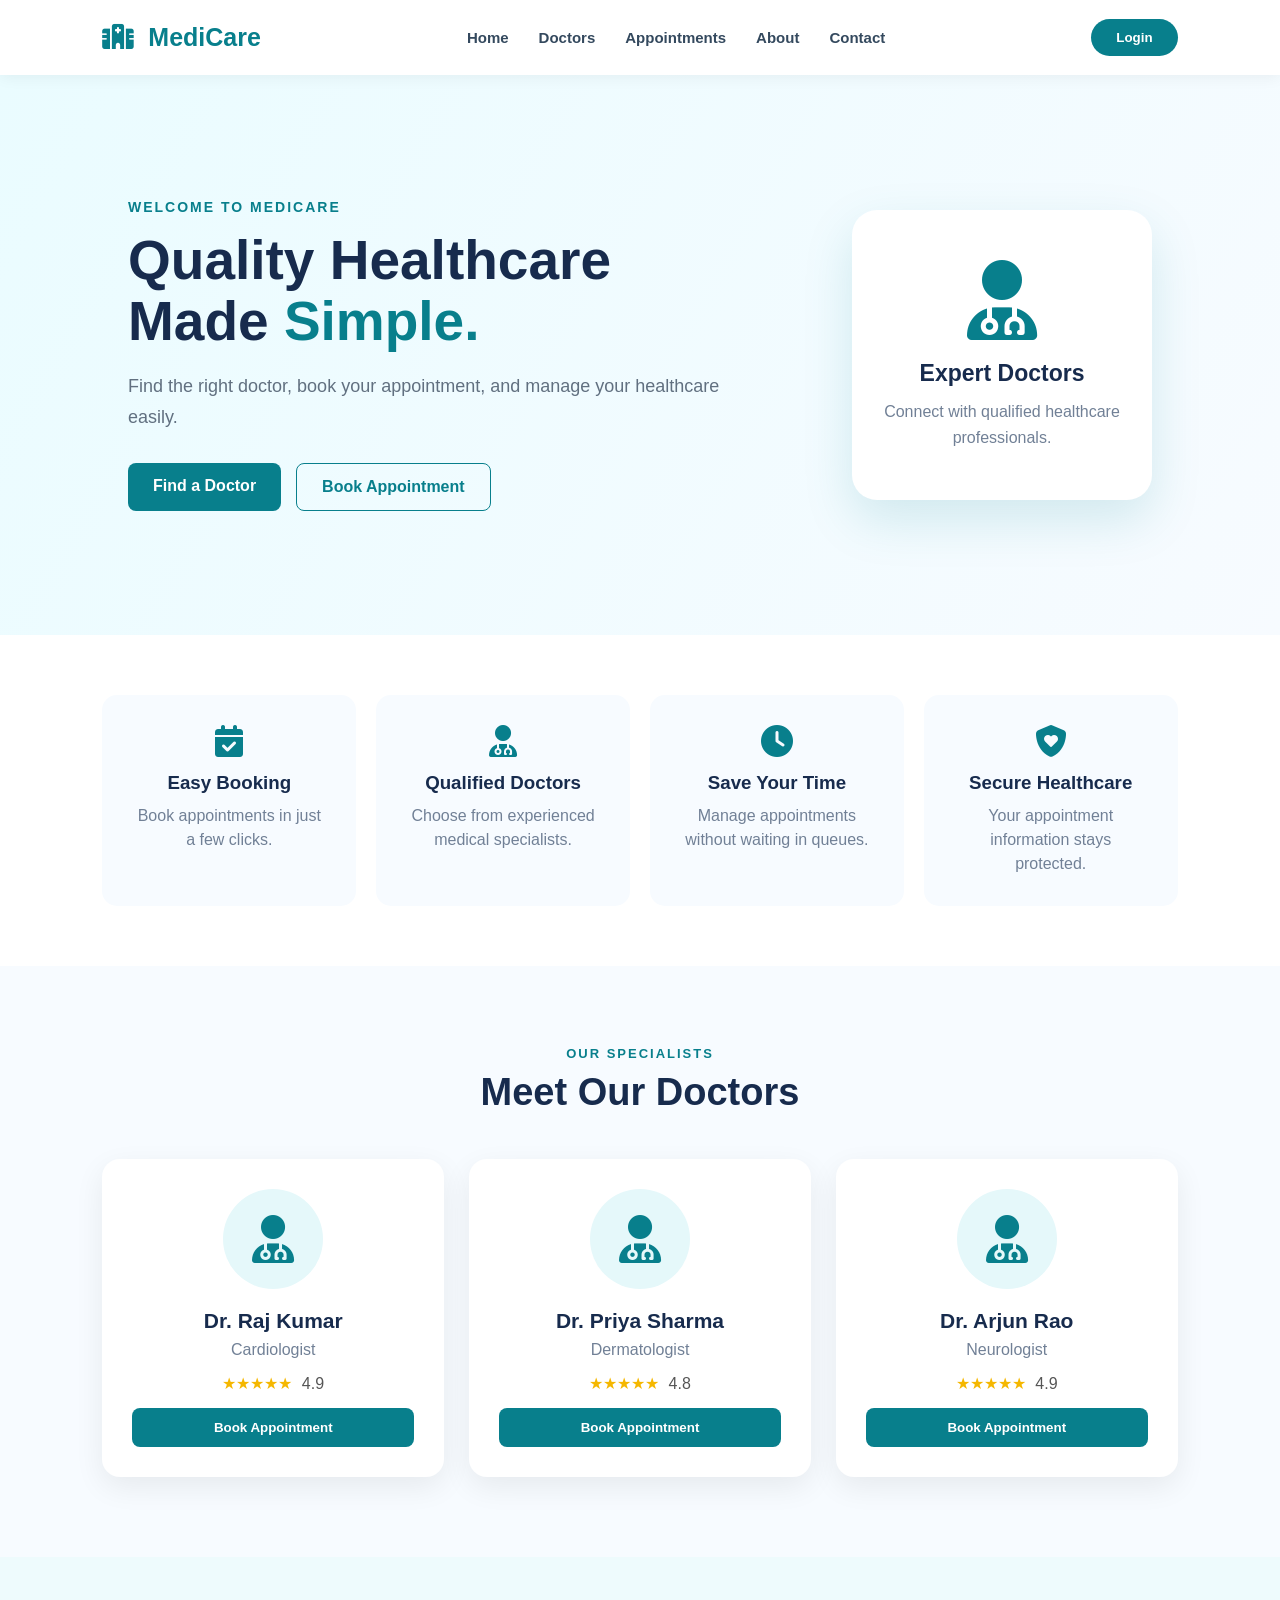
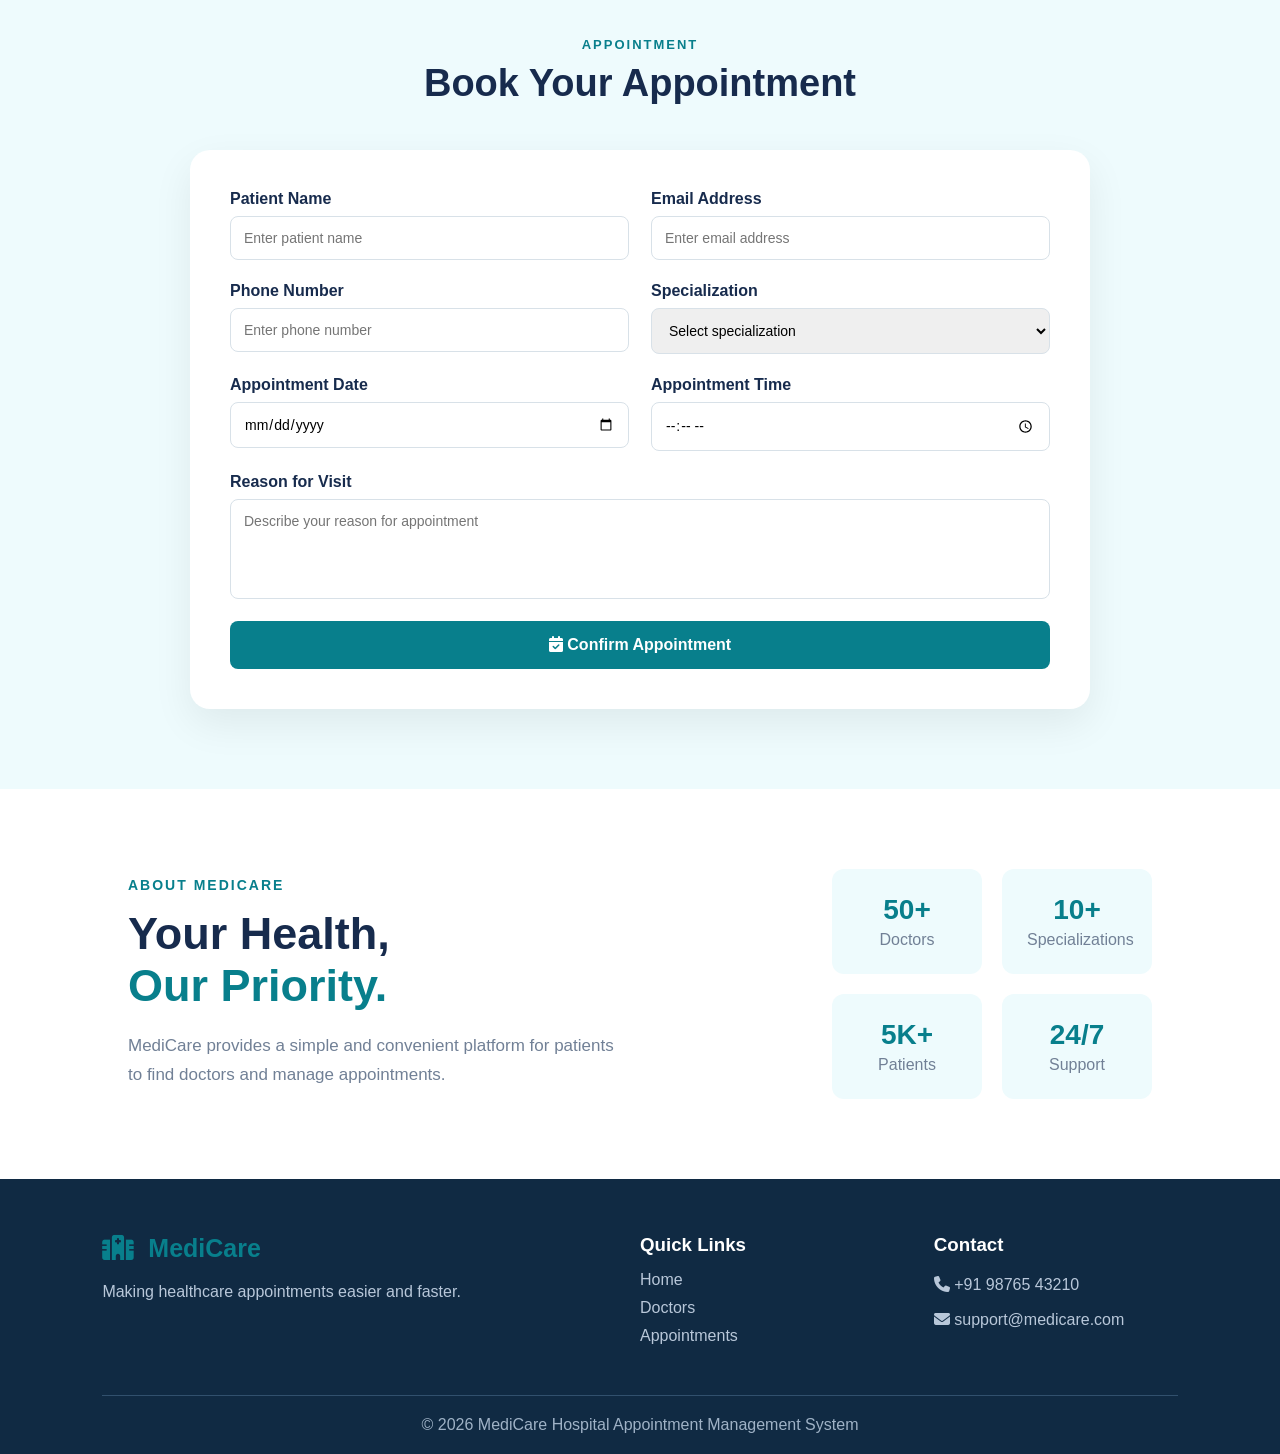
<file: index.html>
<!DOCTYPE html>
<html lang="en">
<head>
    <meta charset="UTF-8">
    <meta name="viewport" content="width=device-width, initial-scale=1.0">
    <title>Hospital Appointment Management System</title>
    <link rel="stylesheet" href="style.css">
    <link rel="stylesheet" href="https://cdnjs.cloudflare.com/ajax/libs/font-awesome/6.5.2/css/all.min.css">
</head>
<body>

<header>
    <div class="logo">
        <i class="fa-solid fa-hospital"></i>
        MediCare
    </div>

    <nav>
        <a href="#home">Home</a>
        <a href="#doctors">Doctors</a>
        <a href="#appointments">Appointments</a>
        <a href="#about">About</a>
        <a href="#contact">Contact</a>
    </nav>

    <button class="login-btn">Login</button>
</header>

<section class="hero" id="home">
    <div class="hero-content">
        <p class="welcome">WELCOME TO MEDICARE</p>
        <h1>Quality Healthcare<br>Made <span>Simple.</span></h1>
        <p>
            Find the right doctor, book your appointment,
            and manage your healthcare easily.
        </p>

        <div class="hero-buttons">
            <a href="#doctors" class="primary-btn">Find a Doctor</a>
            <a href="#appointments" class="secondary-btn">Book Appointment</a>
        </div>
    </div>

    <div class="hero-card">
        <i class="fa-solid fa-user-doctor"></i>
        <h3>Expert Doctors</h3>
        <p>Connect with qualified healthcare professionals.</p>
    </div>
</section>

<section class="services">
    <div class="service">
        <i class="fa-solid fa-calendar-check"></i>
        <h3>Easy Booking</h3>
        <p>Book appointments in just a few clicks.</p>
    </div>

    <div class="service">
        <i class="fa-solid fa-user-doctor"></i>
        <h3>Qualified Doctors</h3>
        <p>Choose from experienced medical specialists.</p>
    </div>

    <div class="service">
        <i class="fa-solid fa-clock"></i>
        <h3>Save Your Time</h3>
        <p>Manage appointments without waiting in queues.</p>
    </div>

    <div class="service">
        <i class="fa-solid fa-shield-heart"></i>
        <h3>Secure Healthcare</h3>
        <p>Your appointment information stays protected.</p>
    </div>
</section>

<section class="doctors-section" id="doctors">
    <div class="section-title">
        <p>OUR SPECIALISTS</p>
        <h2>Meet Our Doctors</h2>
    </div>

    <div class="doctor-grid">

        <div class="doctor-card">
            <div class="doctor-icon">
                <i class="fa-solid fa-user-doctor"></i>
            </div>
            <h3>Dr. Raj Kumar</h3>
            <p>Cardiologist</p>
            <div class="rating">★★★★★ <span>4.9</span></div>
            <button>Book Appointment</button>
        </div>

        <div class="doctor-card">
            <div class="doctor-icon">
                <i class="fa-solid fa-user-doctor"></i>
            </div>
            <h3>Dr. Priya Sharma</h3>
            <p>Dermatologist</p>
            <div class="rating">★★★★★ <span>4.8</span></div>
            <button>Book Appointment</button>
        </div>

        <div class="doctor-card">
            <div class="doctor-icon">
                <i class="fa-solid fa-user-doctor"></i>
            </div>
            <h3>Dr. Arjun Rao</h3>
            <p>Neurologist</p>
            <div class="rating">★★★★★ <span>4.9</span></div>
            <button>Book Appointment</button>
        </div>

    </div>
</section>

<section class="appointment-section" id="appointments">

    <div class="section-title">
        <p>APPOINTMENT</p>
        <h2>Book Your Appointment</h2>
    </div>

    <form class="appointment-form">

        <div class="form-group">
            <label>Patient Name</label>
            <input type="text" placeholder="Enter patient name">
        </div>

        <div class="form-group">
            <label>Email Address</label>
            <input type="email" placeholder="Enter email address">
        </div>

        <div class="form-group">
            <label>Phone Number</label>
            <input type="tel" placeholder="Enter phone number">
        </div>

        <div class="form-group">
            <label>Specialization</label>
            <select>
                <option>Select specialization</option>
                <option>Cardiology</option>
                <option>Dermatology</option>
                <option>Neurology</option>
                <option>Orthopedics</option>
                <option>Pediatrics</option>
            </select>
        </div>

        <div class="form-group">
            <label>Appointment Date</label>
            <input type="date">
        </div>

        <div class="form-group">
            <label>Appointment Time</label>
            <input type="time">
        </div>

        <div class="form-group full">
            <label>Reason for Visit</label>
            <textarea placeholder="Describe your reason for appointment"></textarea>
        </div>

        <button class="submit-btn" type="submit">
            <i class="fa-solid fa-calendar-check"></i>
            Confirm Appointment
        </button>

    </form>
</section>

<section class="about" id="about">
    <div>
        <p class="welcome">ABOUT MEDICARE</p>
        <h2>Your Health,<br><span>Our Priority.</span></h2>
        <p>
            MediCare provides a simple and convenient platform
            for patients to find doctors and manage appointments.
        </p>
    </div>

    <div class="about-stats">
        <div>
            <h3>50+</h3>
            <p>Doctors</p>
        </div>

        <div>
            <h3>10+</h3>
            <p>Specializations</p>
        </div>

        <div>
            <h3>5K+</h3>
            <p>Patients</p>
        </div>

        <div>
            <h3>24/7</h3>
            <p>Support</p>
        </div>
    </div>
</section>

<footer id="contact">

    <div class="footer-content">
        <div>
            <div class="logo">
                <i class="fa-solid fa-hospital"></i>
                MediCare
            </div>
            <p>Making healthcare appointments easier and faster.</p>
        </div>

        <div>
            <h3>Quick Links</h3>
            <a href="#home">Home</a>
            <a href="#doctors">Doctors</a>
            <a href="#appointments">Appointments</a>
        </div>

        <div>
            <h3>Contact</h3>
            <p><i class="fa-solid fa-phone"></i> +91 98765 43210</p>
            <p><i class="fa-solid fa-envelope"></i> support@medicare.com</p>
        </div>
    </div>

    <div class="copyright">
        © 2026 MediCare Hospital Appointment Management System
    </div>

</footer>

</body>
</html>
</file>
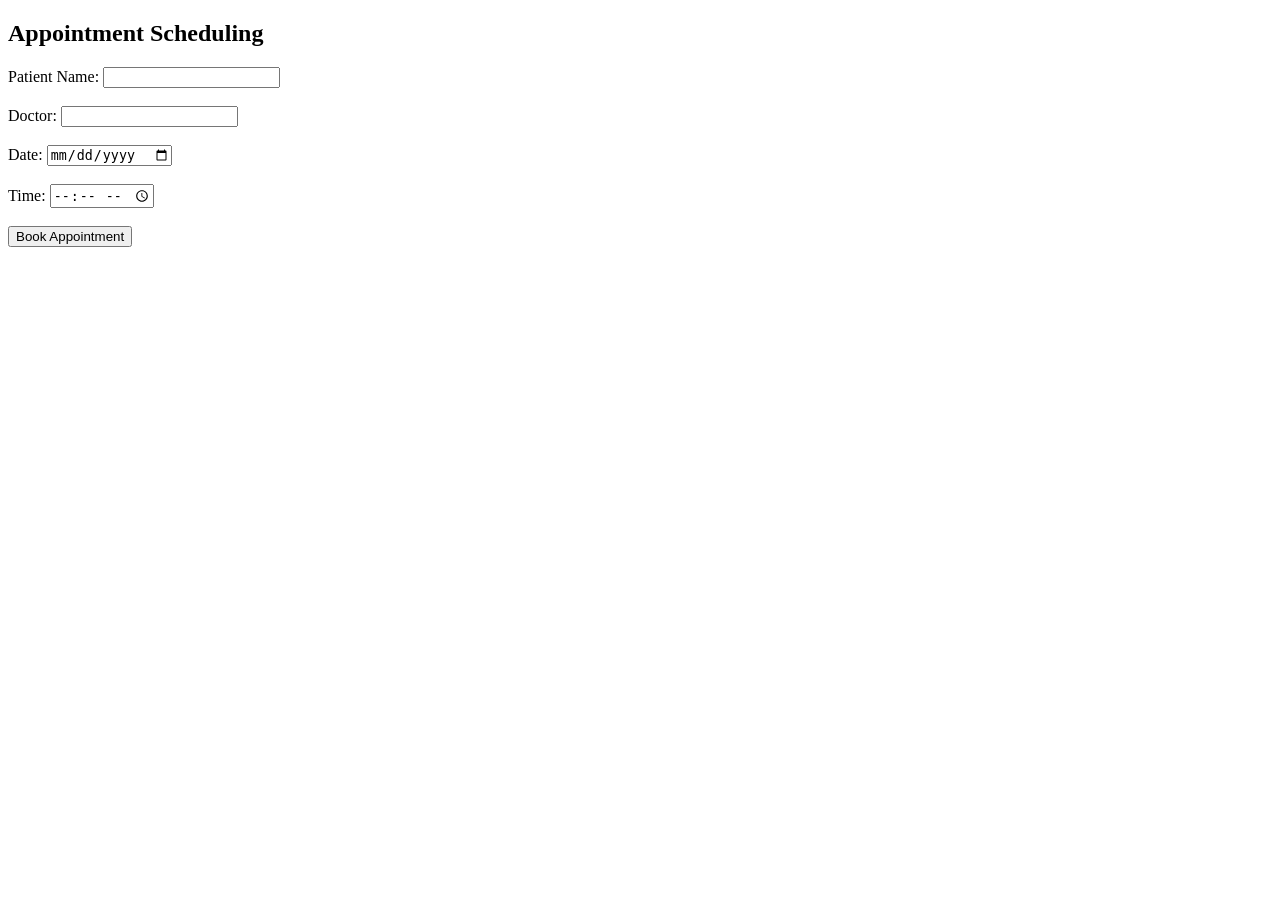
<file: appointment.html>
<!DOCTYPE html>
<html>
<head>
    <title>Appointment Scheduling</title>
</head>
<body>

<h2>Appointment Scheduling</h2>

<form>

    <label>Patient Name:</label>
    <input type="text"><br><br>

    <label>Doctor:</label>
    <input type="text"><br><br>

    <label>Date:</label>
    <input type="date"><br><br>

    <label>Time:</label>
    <input type="time"><br><br>

    <button type="submit">Book Appointment</button>

</form>

</body>
</html>
</file>
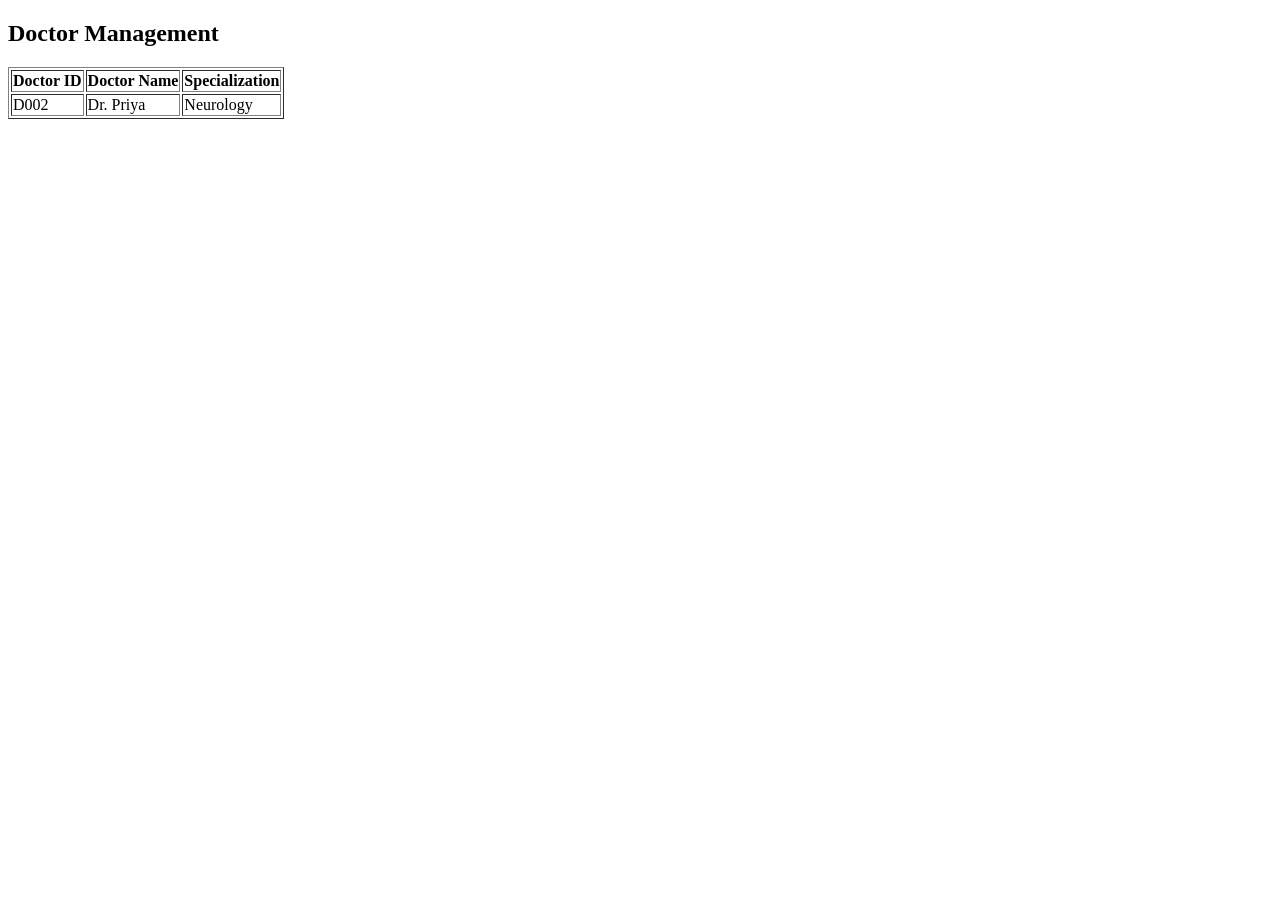
<file: doctor.html>
<!DOCTYPE html>
<html>
<head>
    <title>Doctor Management</title>
</head>
<body>

<h2>Doctor Management</h2>

<table border="1">
    <tr>
        <th>Doctor ID</th>
        <th>Doctor Name</th>
        <th>Specialization</th>
    </tr>

    <tr>
    <td>D002</td>
    <td>Dr. Priya</td>
    <td>Neurology</td>
    </tr>

</table>

</body>
</html>
</file>
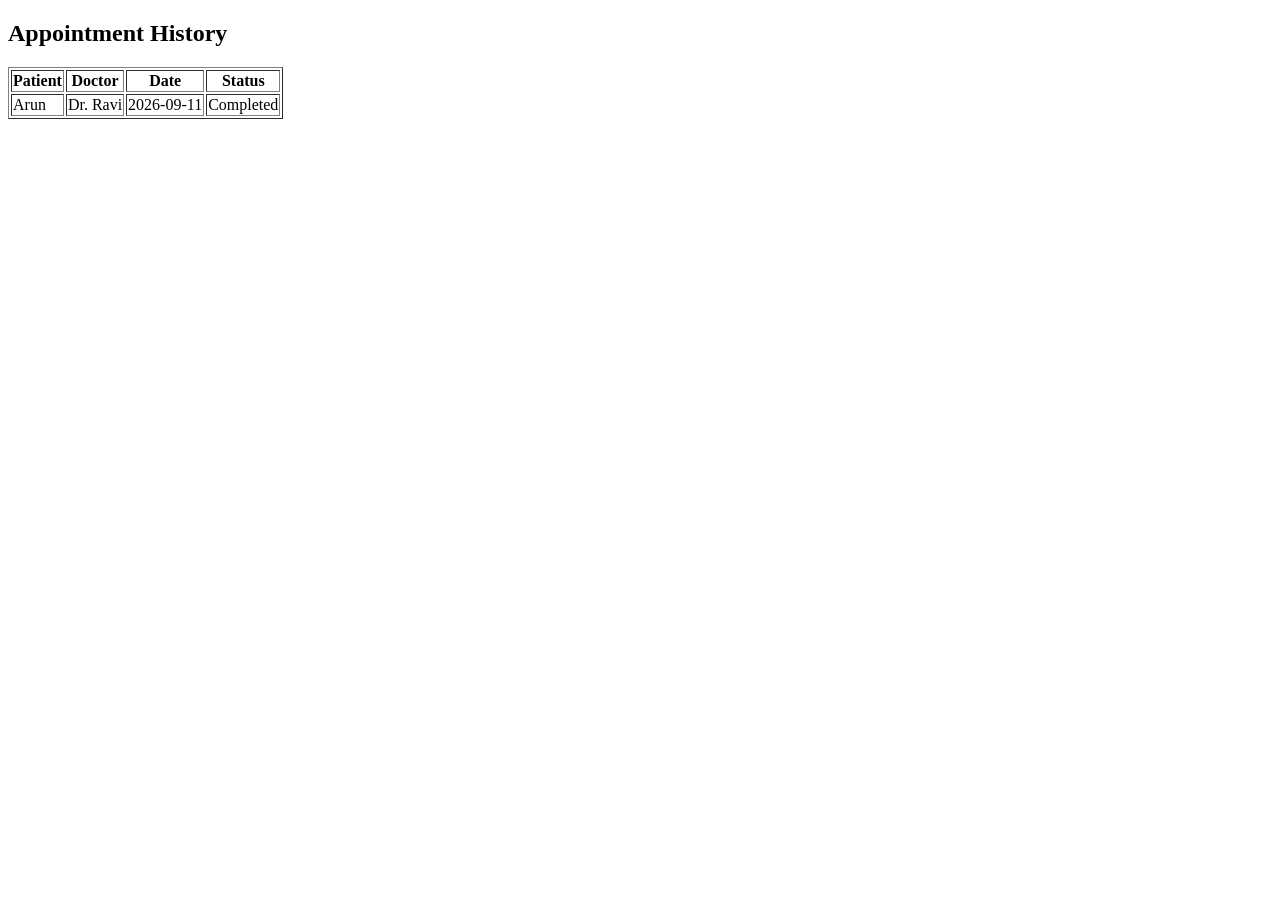
<file: history.html>
<!DOCTYPE html>
<html>
<head>
    <title>Appointment History</title>
</head>
<body>

<h2>Appointment History</h2>

<table border="1">

<tr>
    <th>Patient</th>
    <th>Doctor</th>
    <th>Date</th>
    <th>Status</th>
</tr>

<tr>
    <td>Arun</td>
    <td>Dr. Ravi</td>
    <td>2026-09-11</td>
    <td>Completed</td>
</tr>

</table>

</body>
</html>
</file>
<file: style.css>
* {
    margin: 0;
    padding: 0;
    box-sizing: border-box;
    font-family: Arial, sans-serif;
}

html {
    scroll-behavior: smooth;
}

body {
    background: #f7fbff;
    color: #172b4d;
}

header {
    height: 75px;
    display: flex;
    align-items: center;
    justify-content: space-between;
    padding: 0 8%;
    background: white;
    box-shadow: 0 2px 15px rgba(0,0,0,0.06);
    position: sticky;
    top: 0;
    z-index: 1000;
}

.logo {
    font-size: 25px;
    font-weight: bold;
    color: #087f8c;
}

.logo i {
    margin-right: 8px;
}

nav {
    display: flex;
    gap: 30px;
}

nav a {
    text-decoration: none;
    color: #34495e;
    font-size: 15px;
    font-weight: 600;
}

nav a:hover {
    color: #087f8c;
}

.login-btn {
    border: none;
    background: #087f8c;
    color: white;
    padding: 11px 25px;
    border-radius: 25px;
    cursor: pointer;
    font-weight: bold;
}

.hero {
    min-height: 560px;
    padding: 80px 10%;
    display: flex;
    align-items: center;
    justify-content: space-between;
    background: linear-gradient(120deg, #eafcff, #f7fbff);
}

.hero-content {
    max-width: 600px;
}

.welcome {
    color: #087f8c;
    font-size: 14px;
    font-weight: bold;
    letter-spacing: 2px;
    margin-bottom: 15px;
}

.hero h1 {
    font-size: 55px;
    line-height: 1.1;
    margin-bottom: 20px;
}

.hero h1 span,
.about h2 span {
    color: #087f8c;
}

.hero-content > p:not(.welcome) {
    font-size: 18px;
    line-height: 1.7;
    color: #617080;
    margin-bottom: 30px;
}

.hero-buttons {
    display: flex;
    gap: 15px;
}

.primary-btn,
.secondary-btn {
    text-decoration: none;
    padding: 14px 25px;
    border-radius: 8px;
    font-weight: bold;
}

.primary-btn {
    background: #087f8c;
    color: white;
}

.secondary-btn {
    border: 1px solid #087f8c;
    color: #087f8c;
}

.hero-card {
    width: 300px;
    padding: 50px 30px;
    background: white;
    border-radius: 25px;
    text-align: center;
    box-shadow: 0 20px 50px rgba(8,127,140,0.15);
}

.hero-card i {
    font-size: 80px;
    color: #087f8c;
    margin-bottom: 20px;
}

.hero-card h3 {
    font-size: 23px;
    margin-bottom: 12px;
}

.hero-card p {
    color: #718096;
    line-height: 1.6;
}

.services {
    display: grid;
    grid-template-columns: repeat(4, 1fr);
    gap: 20px;
    padding: 60px 8%;
    background: white;
}

.service {
    padding: 30px;
    border-radius: 15px;
    background: #f7fbff;
    text-align: center;
}

.service i {
    font-size: 32px;
    color: #087f8c;
    margin-bottom: 15px;
}

.service h3 {
    margin-bottom: 10px;
}

.service p {
    color: #718096;
    line-height: 1.5;
}

.doctors-section,
.appointment-section {
    padding: 80px 8%;
}

.section-title {
    text-align: center;
    margin-bottom: 45px;
}

.section-title p {
    color: #087f8c;
    font-weight: bold;
    letter-spacing: 2px;
    font-size: 13px;
}

.section-title h2 {
    font-size: 38px;
    margin-top: 10px;
}

.doctor-grid {
    display: grid;
    grid-template-columns: repeat(3, 1fr);
    gap: 25px;
}

.doctor-card {
    background: white;
    padding: 30px;
    text-align: center;
    border-radius: 18px;
    box-shadow: 0 10px 30px rgba(0,0,0,0.07);
}

.doctor-icon {
    width: 100px;
    height: 100px;
    margin: auto;
    border-radius: 50%;
    background: #e5f8fa;
    display: flex;
    align-items: center;
    justify-content: center;
}

.doctor-icon i {
    font-size: 48px;
    color: #087f8c;
}

.doctor-card h3 {
    margin-top: 20px;
    font-size: 21px;
}

.doctor-card > p {
    color: #718096;
    margin: 8px 0;
}

.rating {
    color: #f5b700;
    margin: 15px 0;
}

.rating span {
    color: #555;
    margin-left: 5px;
}

.doctor-card button {
    width: 100%;
    border: none;
    padding: 12px;
    border-radius: 8px;
    background: #087f8c;
    color: white;
    cursor: pointer;
    font-weight: bold;
}

.appointment-section {
    background: #eefbfd;
}

.appointment-form {
    max-width: 900px;
    margin: auto;
    background: white;
    padding: 40px;
    border-radius: 20px;
    box-shadow: 0 15px 40px rgba(0,0,0,0.07);
    display: grid;
    grid-template-columns: 1fr 1fr;
    gap: 22px;
}

.form-group {
    display: flex;
    flex-direction: column;
}

.form-group label {
    font-weight: bold;
    margin-bottom: 8px;
}

.form-group input,
.form-group select,
.form-group textarea {
    padding: 13px;
    border: 1px solid #d8e1e8;
    border-radius: 8px;
    outline: none;
    font-size: 14px;
}

.form-group input:focus,
.form-group select:focus,
.form-group textarea:focus {
    border-color: #087f8c;
}

.form-group textarea {
    height: 100px;
    resize: none;
}

.full {
    grid-column: 1 / 3;
}

.submit-btn {
    grid-column: 1 / 3;
    padding: 15px;
    border: none;
    border-radius: 8px;
    background: #087f8c;
    color: white;
    font-size: 16px;
    font-weight: bold;
    cursor: pointer;
}

.about {
    padding: 80px 10%;
    display: flex;
    justify-content: space-between;
    align-items: center;
    background: white;
}

.about h2 {
    font-size: 45px;
    margin-bottom: 20px;
}

.about > div:first-child {
    max-width: 500px;
}

.about > div:first-child > p:last-child {
    color: #718096;
    line-height: 1.7;
    font-size: 17px;
}

.about-stats {
    display: grid;
    grid-template-columns: 1fr 1fr;
    gap: 20px;
}

.about-stats div {
    width: 150px;
    padding: 25px;
    text-align: center;
    border-radius: 12px;
    background: #eefbfd;
}

.about-stats h3 {
    color: #087f8c;
    font-size: 28px;
}

.about-stats p {
    margin-top: 5px;
    color: #718096;
}

footer {
    background: #102a43;
    color: white;
    padding: 55px 8% 20px;
}

.footer-content {
    display: grid;
    grid-template-columns: 2fr 1fr 1fr;
    gap: 50px;
}

footer .logo {
    margin-bottom: 15px;
}

footer p {
    color: #b8c7d9;
    line-height: 1.7;
    margin-bottom: 8px;
}

footer h3 {
    margin-bottom: 15px;
}

footer a {
    display: block;
    text-decoration: none;
    color: #b8c7d9;
    margin-bottom: 10px;
}

footer a:hover {
    color: white;
}

.copyright {
    text-align: center;
    border-top: 1px solid #31506d;
    margin-top: 40px;
    padding-top: 20px;
    color: #9fb2c6;
}

@media (max-width: 900px) {

    nav {
        display: none;
    }

    .hero {
        flex-direction: column;
        gap: 40px;
        text-align: center;
    }

    .hero-buttons {
        justify-content: center;
    }

    .services,
    .doctor-grid {
        grid-template-columns: 1fr 1fr;
    }

    .about {
        flex-direction: column;
        gap: 40px;
    }
}

@media (max-width: 600px) {

    .hero h1 {
        font-size: 40px;
    }

    .services,
    .doctor-grid,
    .appointment-form {
        grid-template-columns: 1fr;
    }

    .full,
    .submit-btn {
        grid-column: 1;
    }

    .about-stats {
        grid-template-columns: 1fr 1fr;
    }
}
</file>
